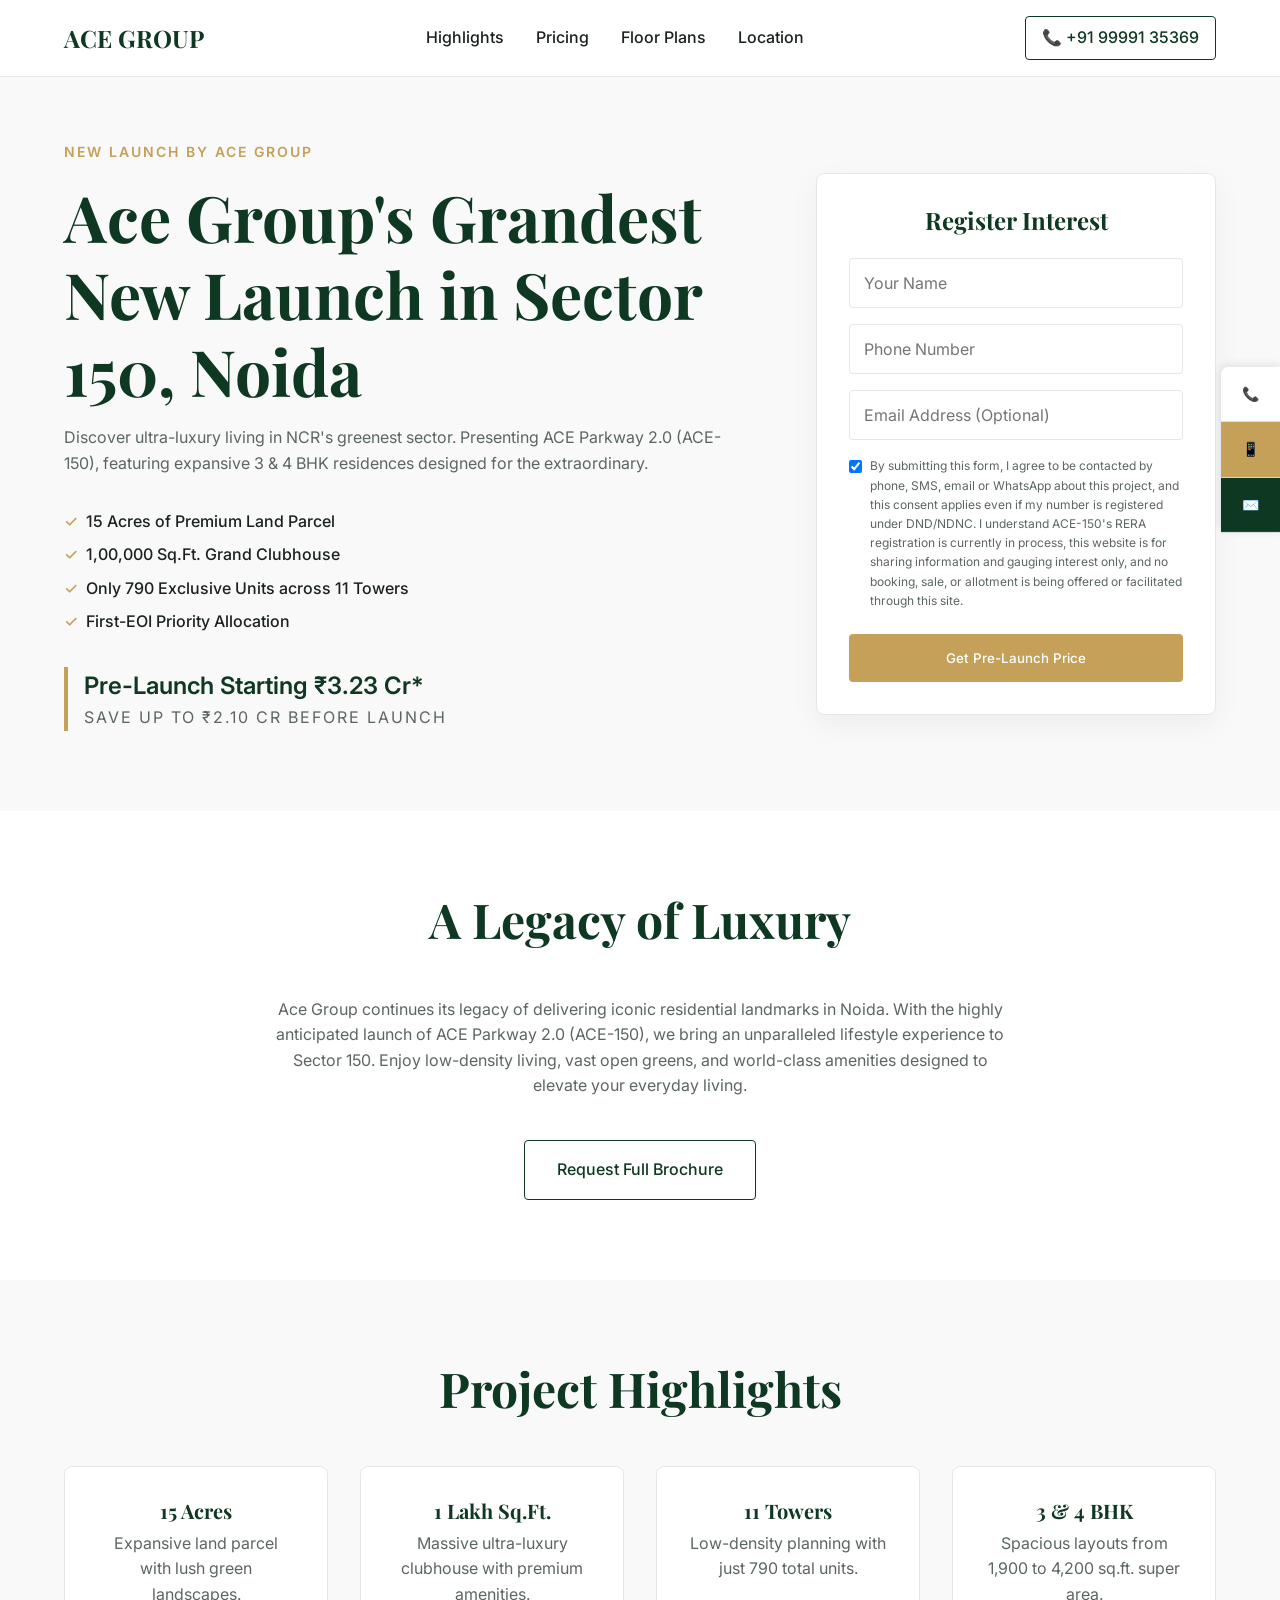
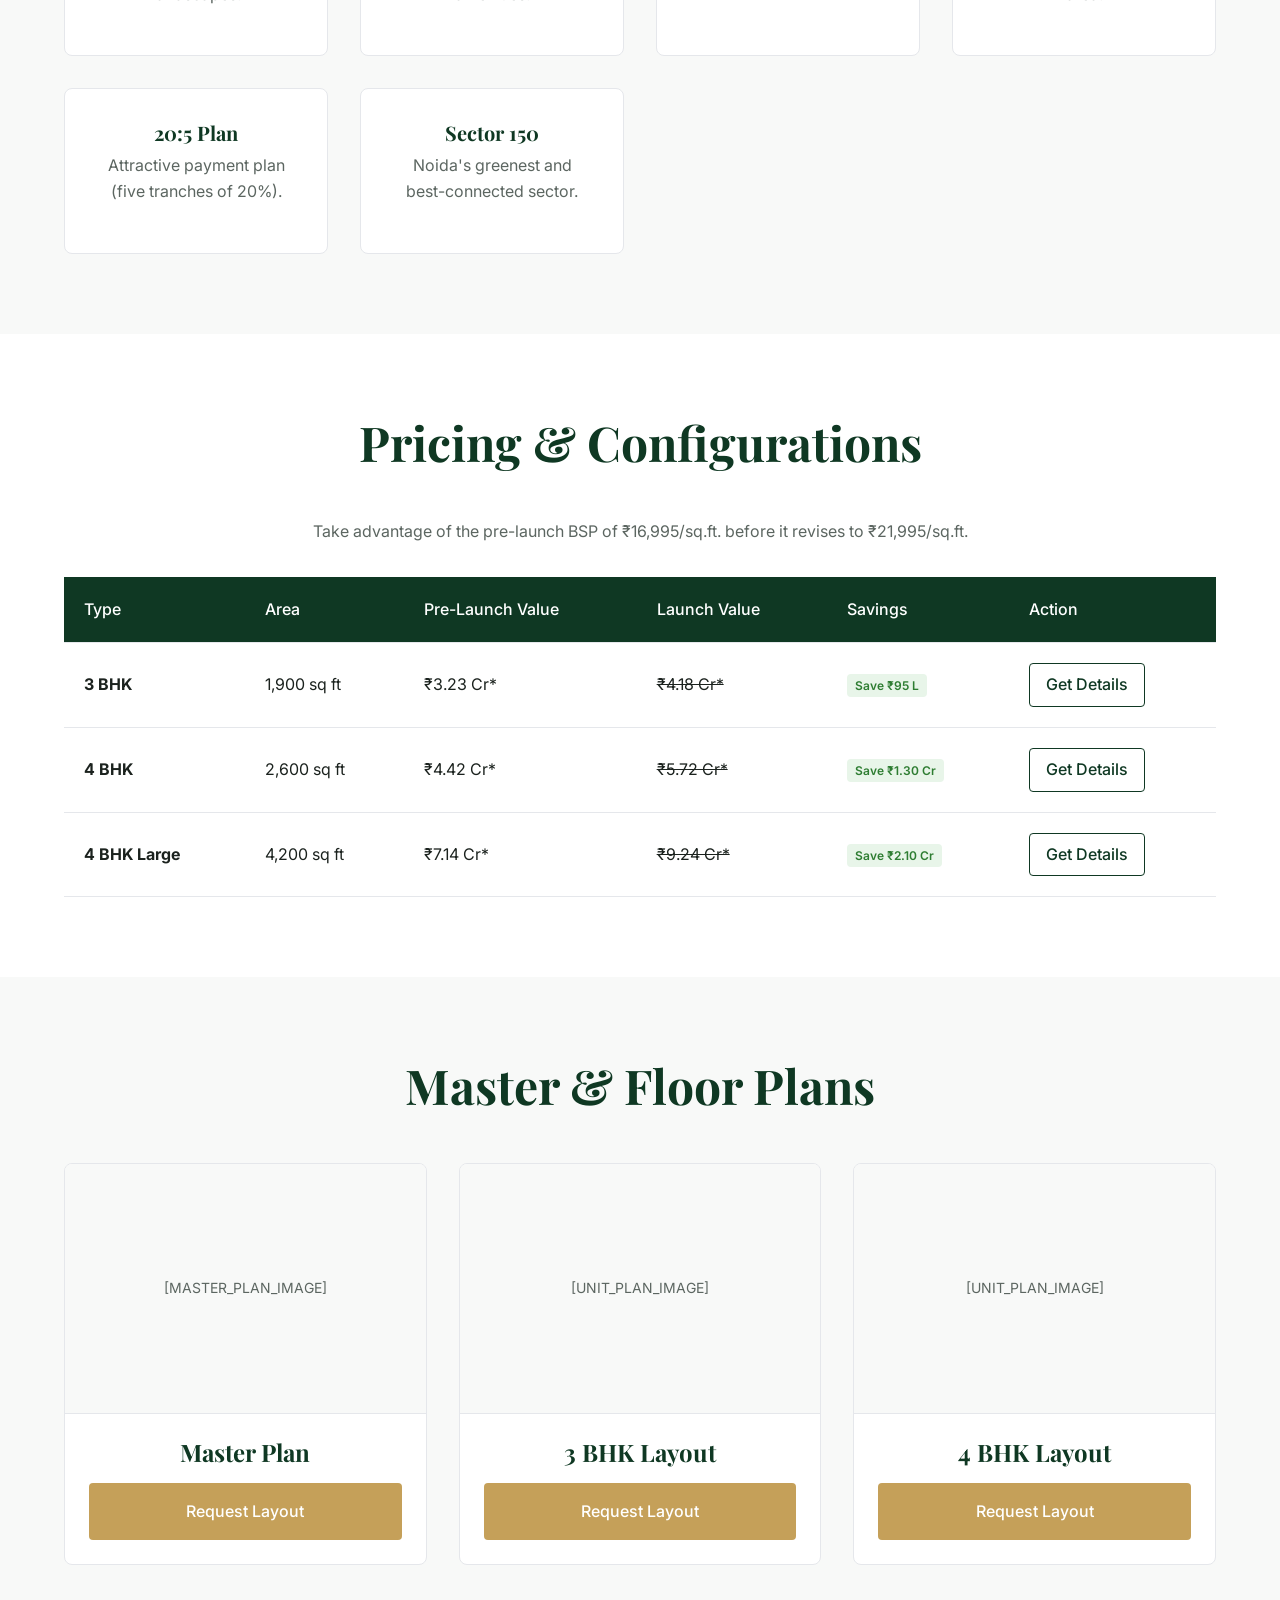
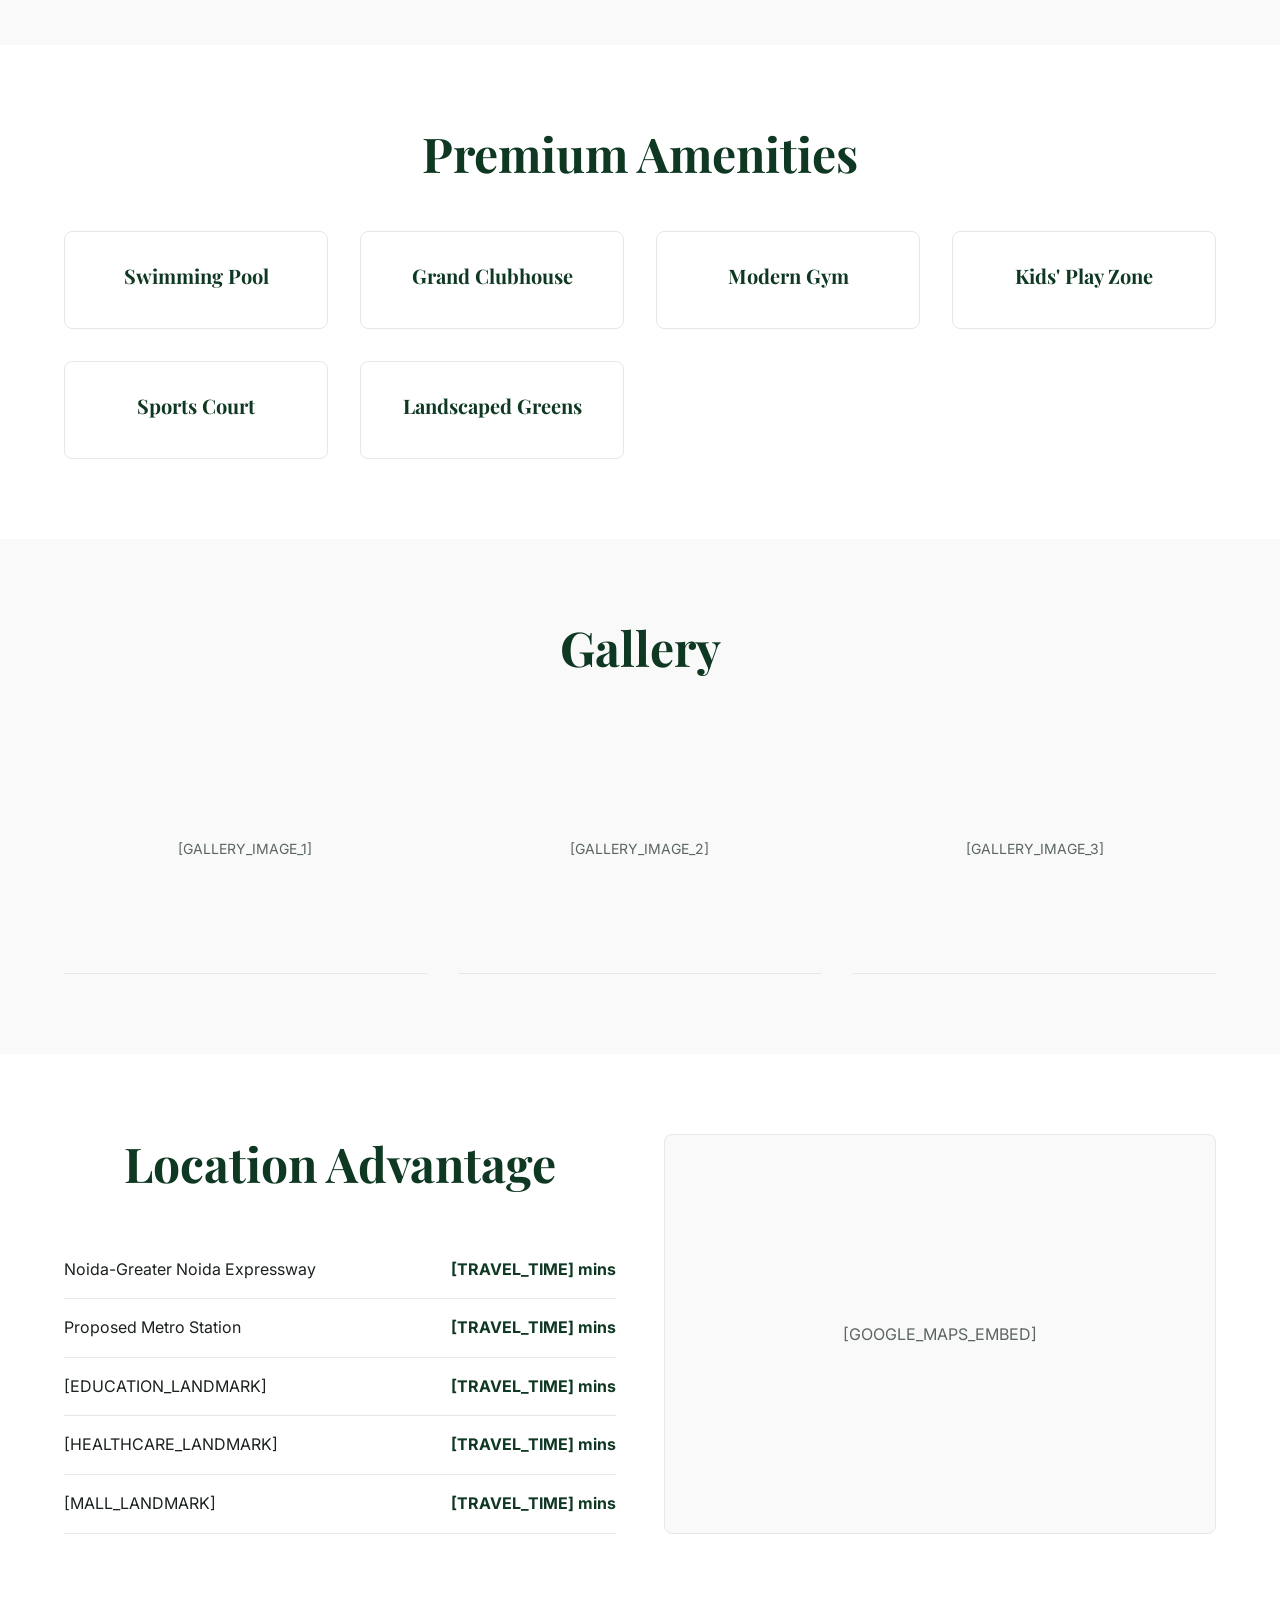
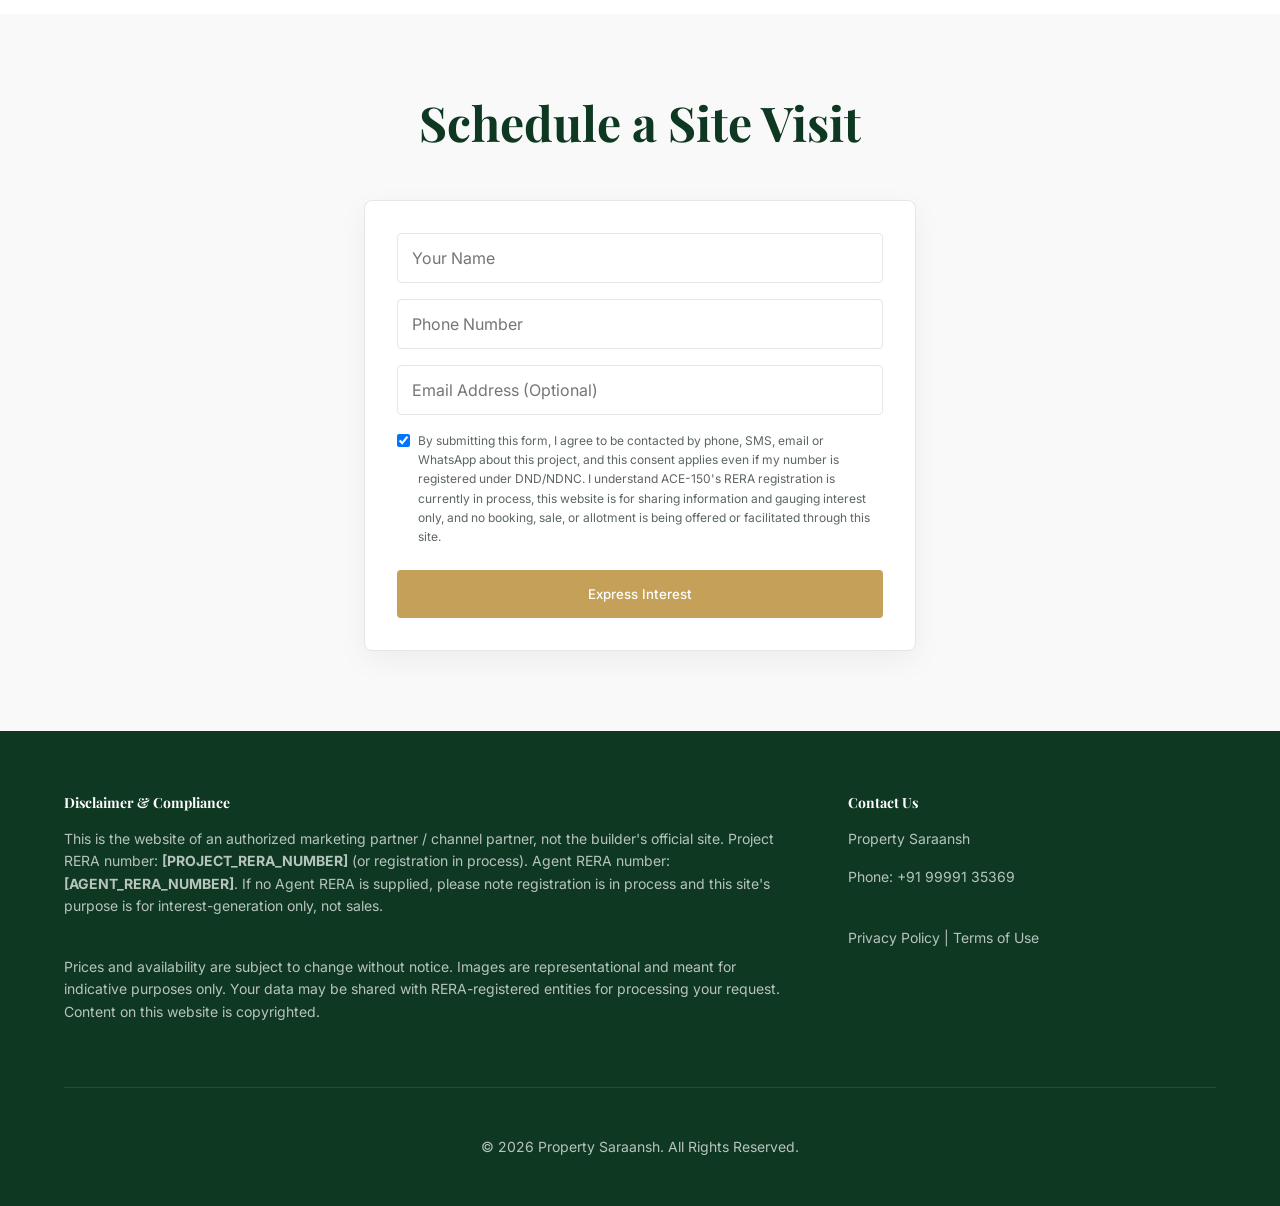
<file: landing-variant-a.html>
<!DOCTYPE html>
<html lang="en">
<head>
  <meta charset="UTF-8">
  <meta name="viewport" content="width=device-width, initial-scale=1.0">
  <title>Ace Group New Launch | Premium Residences in Noida Sector 150</title>
  
  <link rel="preconnect" href="https://fonts.googleapis.com">
  <link rel="preconnect" href="https://fonts.gstatic.com" crossorigin>
  <link href="https://fonts.googleapis.com/css2?family=Inter:wght@300;400;500;600&family=Playfair+Display:ital,wght@0,600;0,700;1,600&display=swap" rel="stylesheet">
  
  <!-- [INSERT GTM/CONVERSION ID HERE] -->

  <style>
    /* CSS RESET & VARIABLES */
    :root {
      --primary: #0F3823;
      --primary-light: #1A5436;
      --accent: #C5A059;
      --accent-hover: #D4B36D;
      --bg: #FFFFFF;
      --bg-alt: #F8F9F8;
      --text: #1B221E;
      --text-muted: #5C6661;
      --border: #E5E7EB;
      --font-body: 'Inter', sans-serif;
      --font-head: 'Playfair Display', serif;
    }
    
    * { margin: 0; padding: 0; box-sizing: border-box; }
    html { scroll-behavior: smooth; }
    body { font-family: var(--font-body); color: var(--text); background: var(--bg); line-height: 1.6; }
    a { text-decoration: none; color: inherit; }
    ul { list-style: none; }
    img { max-width: 100%; height: auto; display: block; }
    
    /* TYPOGRAPHY */
    h1, h2, h3, h4 { font-family: var(--font-head); color: var(--primary); line-height: 1.2; margin-bottom: 1rem; }
    h1 { font-size: clamp(2.5rem, 5vw, 4rem); }
    h2 { font-size: clamp(2rem, 4vw, 3rem); text-align: center; margin-bottom: 3rem; }
    h3 { font-size: 1.5rem; }
    p { margin-bottom: 1rem; color: var(--text-muted); }
    .text-center { text-align: center; }

    /* LAYOUT */
    .container { max-width: 1200px; margin: 0 auto; padding: 0 1.5rem; }
    .section { padding: 5rem 0; }
    .bg-alt { background: var(--bg-alt); }
    
    /* BUTTONS */
    .btn { display: inline-block; padding: 1rem 2rem; border-radius: 4px; font-weight: 500; cursor: pointer; transition: 0.3s; text-align: center; border: none; font-family: var(--font-body); }
    .btn-primary { background: var(--accent); color: #fff; }
    .btn-primary:hover { background: var(--accent-hover); }
    .btn-outline { border: 1px solid var(--primary); color: var(--primary); background: transparent; }
    .btn-outline:hover { background: var(--primary); color: #fff; }
    .btn-full { width: 100%; }

    /* HEADER */
    .header { position: sticky; top: 0; background: var(--bg); border-bottom: 1px solid var(--border); z-index: 100; padding: 1rem 0; }
    .header .container { display: flex; justify-content: space-between; align-items: center; }
    .logo { font-family: var(--font-head); font-size: 1.5rem; font-weight: 700; color: var(--primary); }
    .nav { display: flex; gap: 2rem; }
    .nav a { font-weight: 500; transition: color 0.3s; }
    .nav a:hover { color: var(--accent); }
    .header-cta { display: flex; align-items: center; gap: 1rem; }
    
    @media (max-width: 768px) {
      .nav { display: none; }
    }

    /* HERO */
    .hero { background: var(--bg-alt); padding: 4rem 0; position: relative; overflow: hidden; }
    .hero .container { display: grid; grid-template-columns: 1fr 400px; gap: 4rem; align-items: center; }
    .hero-content span { color: var(--accent); font-weight: 600; letter-spacing: 2px; text-transform: uppercase; font-size: 0.875rem; margin-bottom: 1rem; display: block; }
    .hero-list { margin: 2rem 0; }
    .hero-list li { display: flex; align-items: center; gap: 0.5rem; margin-bottom: 0.5rem; font-weight: 500; }
    .hero-list li::before { content: "✓"; color: var(--accent); }
    .price-tag { font-size: 1.5rem; font-weight: 600; color: var(--primary); margin-top: 1rem; border-left: 4px solid var(--accent); padding-left: 1rem; }
    
    .lead-form { background: #fff; padding: 2rem; border-radius: 8px; box-shadow: 0 10px 30px rgba(0,0,0,0.05); border: 1px solid var(--border); }
    .lead-form h3 { margin-bottom: 1.5rem; text-align: center; }
    .form-group { margin-bottom: 1rem; }
    .form-control { width: 100%; padding: 0.875rem; border: 1px solid var(--border); border-radius: 4px; font-family: var(--font-body); font-size: 1rem; outline: none; transition: border-color 0.3s; }
    .form-control:focus { border-color: var(--primary); }
    .consent { font-size: 0.75rem; color: var(--text-muted); display: flex; gap: 0.5rem; align-items: flex-start; margin-top: 1rem; margin-bottom: 1.5rem; }
    .consent input { margin-top: 0.2rem; }

    @media (max-width: 992px) {
      .hero .container { grid-template-columns: 1fr; gap: 2rem; }
    }

    /* ABOUT */
    .about { text-align: center; max-width: 800px; margin: 0 auto; }

    /* HIGHLIGHTS */
    .grid-3 { display: grid; grid-template-columns: repeat(auto-fit, minmax(250px, 1fr)); gap: 2rem; }
    .highlight-card { padding: 2rem; background: var(--bg); border: 1px solid var(--border); border-radius: 8px; text-align: center; transition: 0.3s; }
    .highlight-card:hover { border-color: var(--accent); box-shadow: 0 10px 30px rgba(0,0,0,0.05); }
    .highlight-card h3 { font-size: 1.25rem; margin-bottom: 0.5rem; }

    /* PRICING */
    .pricing-table { width: 100%; border-collapse: collapse; margin-top: 2rem; background: #fff; }
    .pricing-table th, .pricing-table td { padding: 1.25rem; text-align: left; border-bottom: 1px solid var(--border); }
    .pricing-table th { background: var(--primary); color: #fff; font-weight: 500; }
    .pricing-table tr:hover { background: var(--bg-alt); }
    .save-badge { background: #E8F5E9; color: #2E7D32; padding: 0.25rem 0.5rem; border-radius: 4px; font-size: 0.75rem; font-weight: 600; }

    @media (max-width: 768px) {
      .pricing-table { display: block; overflow-x: auto; }
    }

    /* PLANS */
    .plan-card { border: 1px solid var(--border); border-radius: 8px; overflow: hidden; background: #fff; }
    .plan-img { background: var(--bg-alt); height: 250px; display: flex; align-items: center; justify-content: center; color: var(--text-muted); font-size: 0.875rem; border-bottom: 1px solid var(--border); }
    .plan-content { padding: 1.5rem; text-align: center; }

    /* LOCATION */
    .location-grid { display: grid; grid-template-columns: 1fr 1fr; gap: 3rem; align-items: center; }
    .map-placeholder { background: var(--bg-alt); height: 400px; display: flex; align-items: center; justify-content: center; border: 1px solid var(--border); border-radius: 8px; color: var(--text-muted); }
    .location-list { list-style: none; }
    .location-list li { display: flex; justify-content: space-between; padding: 1rem 0; border-bottom: 1px solid var(--border); }
    .location-list li strong { color: var(--primary); }

    @media (max-width: 768px) {
      .location-grid { grid-template-columns: 1fr; }
    }

    /* FOOTER */
    .footer { background: var(--primary); color: #fff; padding: 4rem 0 2rem; font-size: 0.875rem; }
    .footer p { color: rgba(255,255,255,0.7); }
    .footer h4 { color: #fff; margin-bottom: 1rem; }
    .footer-grid { display: grid; grid-template-columns: 2fr 1fr; gap: 3rem; margin-bottom: 3rem; border-bottom: 1px solid rgba(255,255,255,0.1); padding-bottom: 3rem; }
    
    @media (max-width: 768px) {
      .footer-grid { grid-template-columns: 1fr; }
    }

    /* FLOATING ACTION BAR */
    .fab { position: fixed; bottom: 0; left: 0; width: 100%; background: var(--bg); box-shadow: 0 -2px 10px rgba(0,0,0,0.1); display: flex; z-index: 100; border-top: 1px solid var(--border); }
    .fab a { flex: 1; text-align: center; padding: 1rem; font-weight: 500; font-size: 0.875rem; display: flex; flex-direction: column; align-items: center; justify-content: center; border-right: 1px solid var(--border); }
    .fab a:last-child { border-right: none; }
    .fab a.bg-primary { background: var(--primary); color: #fff; }
    .fab a.bg-accent { background: var(--accent); color: #fff; }
    
    @media (min-width: 769px) {
      .fab { top: 50%; bottom: auto; right: 0; left: auto; width: 60px; transform: translateY(-50%); flex-direction: column; border-top: none; border-left: 1px solid var(--border); border-radius: 8px 0 0 8px; }
      .fab a { padding: 1rem 0.5rem; border-right: none; border-bottom: 1px solid var(--border); }
      .fab a span { display: none; }
    }
  </style>
</head>
<body>

  <!-- HEADER -->
  <header class="header">
    <div class="container">
      <a href="#" class="logo">ACE GROUP</a>
      <nav class="nav">
        <a href="#highlights">Highlights</a>
        <a href="#pricing">Pricing</a>
        <a href="#plans">Floor Plans</a>
        <a href="#location">Location</a>
      </nav>
      <div class="header-cta">
        <a href="tel:+919999135369" class="btn btn-outline" style="padding: 0.5rem 1rem;">📞 +91 99991 35369</a>
      </div>
    </div>
  </header>

  <!-- HERO -->
  <section class="hero">
    <div class="container">
      <div class="hero-content">
        <span>New Launch by Ace Group</span>
        <h1>Ace Group's Grandest New Launch in Sector 150, Noida</h1>
        <p>Discover ultra-luxury living in NCR's greenest sector. Presenting ACE Parkway 2.0 (ACE-150), featuring expansive 3 & 4 BHK residences designed for the extraordinary.</p>
        
        <ul class="hero-list">
          <li>15 Acres of Premium Land Parcel</li>
          <li>1,00,000 Sq.Ft. Grand Clubhouse</li>
          <li>Only 790 Exclusive Units across 11 Towers</li>
          <li>First-EOI Priority Allocation</li>
        </ul>
        
        <div class="price-tag">
          Pre-Launch Starting ₹3.23 Cr*<br>
          <span style="font-size:1rem; font-weight:400; color:var(--text-muted);">Save up to ₹2.10 Cr before launch</span>
        </div>
      </div>
      
      <div class="lead-form">
        <h3>Register Interest</h3>
        <form onsubmit="handleFormSubmit(event)">
          <div class="form-group">
            <input type="text" name="name" class="form-control" placeholder="Your Name" required>
          </div>
          <div class="form-group">
            <input type="tel" name="phone" class="form-control" placeholder="Phone Number" required>
          </div>
          <div class="form-group">
            <input type="email" name="email" class="form-control" placeholder="Email Address (Optional)">
          </div>
          <label class="consent">
            <input type="checkbox" required checked>
            <span>By submitting this form, I agree to be contacted by phone, SMS, email or WhatsApp about this project, and this consent applies even if my number is registered under DND/NDNC. I understand ACE-150's RERA registration is currently in process, this website is for sharing information and gauging interest only, and no booking, sale, or allotment is being offered or facilitated through this site.</span>
          </label>
          <button type="submit" class="btn btn-primary btn-full">Get Pre-Launch Price</button>
        </form>
      </div>
    </div>
  </section>

  <!-- ABOUT -->
  <section class="section">
    <div class="container about">
      <h2>A Legacy of Luxury</h2>
      <p>Ace Group continues its legacy of delivering iconic residential landmarks in Noida. With the highly anticipated launch of ACE Parkway 2.0 (ACE-150), we bring an unparalleled lifestyle experience to Sector 150. Enjoy low-density living, vast open greens, and world-class amenities designed to elevate your everyday living.</p>
      <br>
      <a href="#contact" class="btn btn-outline">Request Full Brochure</a>
    </div>
  </section>

  <!-- HIGHLIGHTS -->
  <section id="highlights" class="section bg-alt">
    <div class="container">
      <h2>Project Highlights</h2>
      <div class="grid-3">
        <div class="highlight-card">
          <h3>15 Acres</h3>
          <p>Expansive land parcel with lush green landscapes.</p>
        </div>
        <div class="highlight-card">
          <h3>1 Lakh Sq.Ft.</h3>
          <p>Massive ultra-luxury clubhouse with premium amenities.</p>
        </div>
        <div class="highlight-card">
          <h3>11 Towers</h3>
          <p>Low-density planning with just 790 total units.</p>
        </div>
        <div class="highlight-card">
          <h3>3 & 4 BHK</h3>
          <p>Spacious layouts from 1,900 to 4,200 sq.ft. super area.</p>
        </div>
        <div class="highlight-card">
          <h3>20:5 Plan</h3>
          <p>Attractive payment plan (five tranches of 20%).</p>
        </div>
        <div class="highlight-card">
          <h3>Sector 150</h3>
          <p>Noida's greenest and best-connected sector.</p>
        </div>
      </div>
    </div>
  </section>

  <!-- PRICING -->
  <section id="pricing" class="section">
    <div class="container">
      <h2>Pricing & Configurations</h2>
      <p class="text-center">Take advantage of the pre-launch BSP of ₹16,995/sq.ft. before it revises to ₹21,995/sq.ft.</p>
      
      <table class="pricing-table">
        <thead>
          <tr>
            <th>Type</th>
            <th>Area</th>
            <th>Pre-Launch Value</th>
            <th>Launch Value</th>
            <th>Savings</th>
            <th>Action</th>
          </tr>
        </thead>
        <tbody>
          <tr>
            <td><strong>3 BHK</strong></td>
            <td>1,900 sq ft</td>
            <td>₹3.23 Cr*</td>
            <td><strike>₹4.18 Cr*</strike></td>
            <td><span class="save-badge">Save ₹95 L</span></td>
            <td><a href="#contact" class="btn btn-outline" style="padding: 0.5rem 1rem;">Get Details</a></td>
          </tr>
          <tr>
            <td><strong>4 BHK</strong></td>
            <td>2,600 sq ft</td>
            <td>₹4.42 Cr*</td>
            <td><strike>₹5.72 Cr*</strike></td>
            <td><span class="save-badge">Save ₹1.30 Cr</span></td>
            <td><a href="#contact" class="btn btn-outline" style="padding: 0.5rem 1rem;">Get Details</a></td>
          </tr>
          <tr>
            <td><strong>4 BHK Large</strong></td>
            <td>4,200 sq ft</td>
            <td>₹7.14 Cr*</td>
            <td><strike>₹9.24 Cr*</strike></td>
            <td><span class="save-badge">Save ₹2.10 Cr</span></td>
            <td><a href="#contact" class="btn btn-outline" style="padding: 0.5rem 1rem;">Get Details</a></td>
          </tr>
        </tbody>
      </table>
    </div>
  </section>

  <!-- MASTER PLAN & UNIT PLAN -->
  <section id="plans" class="section bg-alt">
    <div class="container">
      <h2>Master & Floor Plans</h2>
      <div class="grid-3">
        <div class="plan-card">
          <div class="plan-img">[MASTER_PLAN_IMAGE]</div>
          <div class="plan-content">
            <h3>Master Plan</h3>
            <a href="#contact" class="btn btn-primary btn-full">Request Layout</a>
          </div>
        </div>
        <div class="plan-card">
          <div class="plan-img">[UNIT_PLAN_IMAGE]</div>
          <div class="plan-content">
            <h3>3 BHK Layout</h3>
            <a href="#contact" class="btn btn-primary btn-full">Request Layout</a>
          </div>
        </div>
        <div class="plan-card">
          <div class="plan-img">[UNIT_PLAN_IMAGE]</div>
          <div class="plan-content">
            <h3>4 BHK Layout</h3>
            <a href="#contact" class="btn btn-primary btn-full">Request Layout</a>
          </div>
        </div>
      </div>
    </div>
  </section>

  <!-- AMENITIES -->
  <section class="section">
    <div class="container">
      <h2>Premium Amenities</h2>
      <div class="grid-3">
        <div class="highlight-card"><h3>Swimming Pool</h3></div>
        <div class="highlight-card"><h3>Grand Clubhouse</h3></div>
        <div class="highlight-card"><h3>Modern Gym</h3></div>
        <div class="highlight-card"><h3>Kids' Play Zone</h3></div>
        <div class="highlight-card"><h3>Sports Court</h3></div>
        <div class="highlight-card"><h3>Landscaped Greens</h3></div>
      </div>
    </div>
  </section>

  <!-- GALLERY -->
  <section class="section bg-alt">
    <div class="container">
      <h2>Gallery</h2>
      <div class="grid-3">
        <div class="plan-img">[GALLERY_IMAGE_1]</div>
        <div class="plan-img">[GALLERY_IMAGE_2]</div>
        <div class="plan-img">[GALLERY_IMAGE_3]</div>
      </div>
    </div>
  </section>

  <!-- LOCATION -->
  <section id="location" class="section">
    <div class="container location-grid">
      <div>
        <h2>Location Advantage</h2>
        <ul class="location-list">
          <li><span>Noida-Greater Noida Expressway</span> <strong>[TRAVEL_TIME] mins</strong></li>
          <li><span>Proposed Metro Station</span> <strong>[TRAVEL_TIME] mins</strong></li>
          <li><span>[EDUCATION_LANDMARK]</span> <strong>[TRAVEL_TIME] mins</strong></li>
          <li><span>[HEALTHCARE_LANDMARK]</span> <strong>[TRAVEL_TIME] mins</strong></li>
          <li><span>[MALL_LANDMARK]</span> <strong>[TRAVEL_TIME] mins</strong></li>
        </ul>
      </div>
      <div class="map-placeholder">
        [GOOGLE_MAPS_EMBED]
      </div>
    </div>
  </section>

  <!-- SITE VISIT FORM -->
  <section id="contact" class="section bg-alt">
    <div class="container" style="max-width: 600px;">
      <h2>Schedule a Site Visit</h2>
      <div class="lead-form">
        <form onsubmit="handleFormSubmit(event)">
          <div class="form-group">
            <input type="text" name="name" class="form-control" placeholder="Your Name" required>
          </div>
          <div class="form-group">
            <input type="tel" name="phone" class="form-control" placeholder="Phone Number" required>
          </div>
          <div class="form-group">
            <input type="email" name="email" class="form-control" placeholder="Email Address (Optional)">
          </div>
          <label class="consent">
            <input type="checkbox" required checked>
            <span>By submitting this form, I agree to be contacted by phone, SMS, email or WhatsApp about this project, and this consent applies even if my number is registered under DND/NDNC. I understand ACE-150's RERA registration is currently in process, this website is for sharing information and gauging interest only, and no booking, sale, or allotment is being offered or facilitated through this site.</span>
          </label>
          <button type="submit" class="btn btn-primary btn-full">Express Interest</button>
        </form>
      </div>
    </div>
  </section>

  <!-- FOOTER -->
  <footer class="footer">
    <div class="container">
      <div class="footer-grid">
        <div>
          <h4>Disclaimer & Compliance</h4>
          <p>This is the website of an authorized marketing partner / channel partner, not the builder's official site. Project RERA number: <strong>[PROJECT_RERA_NUMBER]</strong> (or registration in process). Agent RERA number: <strong>[AGENT_RERA_NUMBER]</strong>. If no Agent RERA is supplied, please note registration is in process and this site's purpose is for interest-generation only, not sales.</p>
          <br>
          <p>Prices and availability are subject to change without notice. Images are representational and meant for indicative purposes only. Your data may be shared with RERA-registered entities for processing your request. Content on this website is copyrighted.</p>
        </div>
        <div>
          <h4>Contact Us</h4>
          <p>Property Saraansh</p>
          <p>Phone: +91 99991 35369</p>
          <br>
          <p><a href="#">Privacy Policy</a> | <a href="#">Terms of Use</a></p>
        </div>
      </div>
      <p class="text-center">&copy; 2026 Property Saraansh. All Rights Reserved.</p>
    </div>
  </footer>

  <!-- FLOATING ACTION BAR -->
  <div class="fab">
    <a href="tel:+919999135369">📞 <span>Call</span></a>
    <a href="https://wa.me/919999135369?text=Hi%2C%20I%27m%20interested%20in%20ACE%20Parkway%202.0%2C%20Sector-150%2C%20Noida.%20Please%20share%20pricing%20and%20floor%20plans." class="bg-accent" target="_blank">📱 <span>WhatsApp</span></a>
    <a href="#contact" class="bg-primary">✉️ <span>Enquire</span></a>
  </div>

  <script>
    function handleFormSubmit(e) {
      e.preventDefault();
      const btn = e.target.querySelector('button[type="submit"]');
      btn.innerText = 'Submitting...';
      btn.disabled = true;
      
      // Simulate form handoff / redirect
      setTimeout(() => {
        window.location.href = 'thankyou.html';
      }, 800);
    }
  </script>
</body>
</html>
</file>
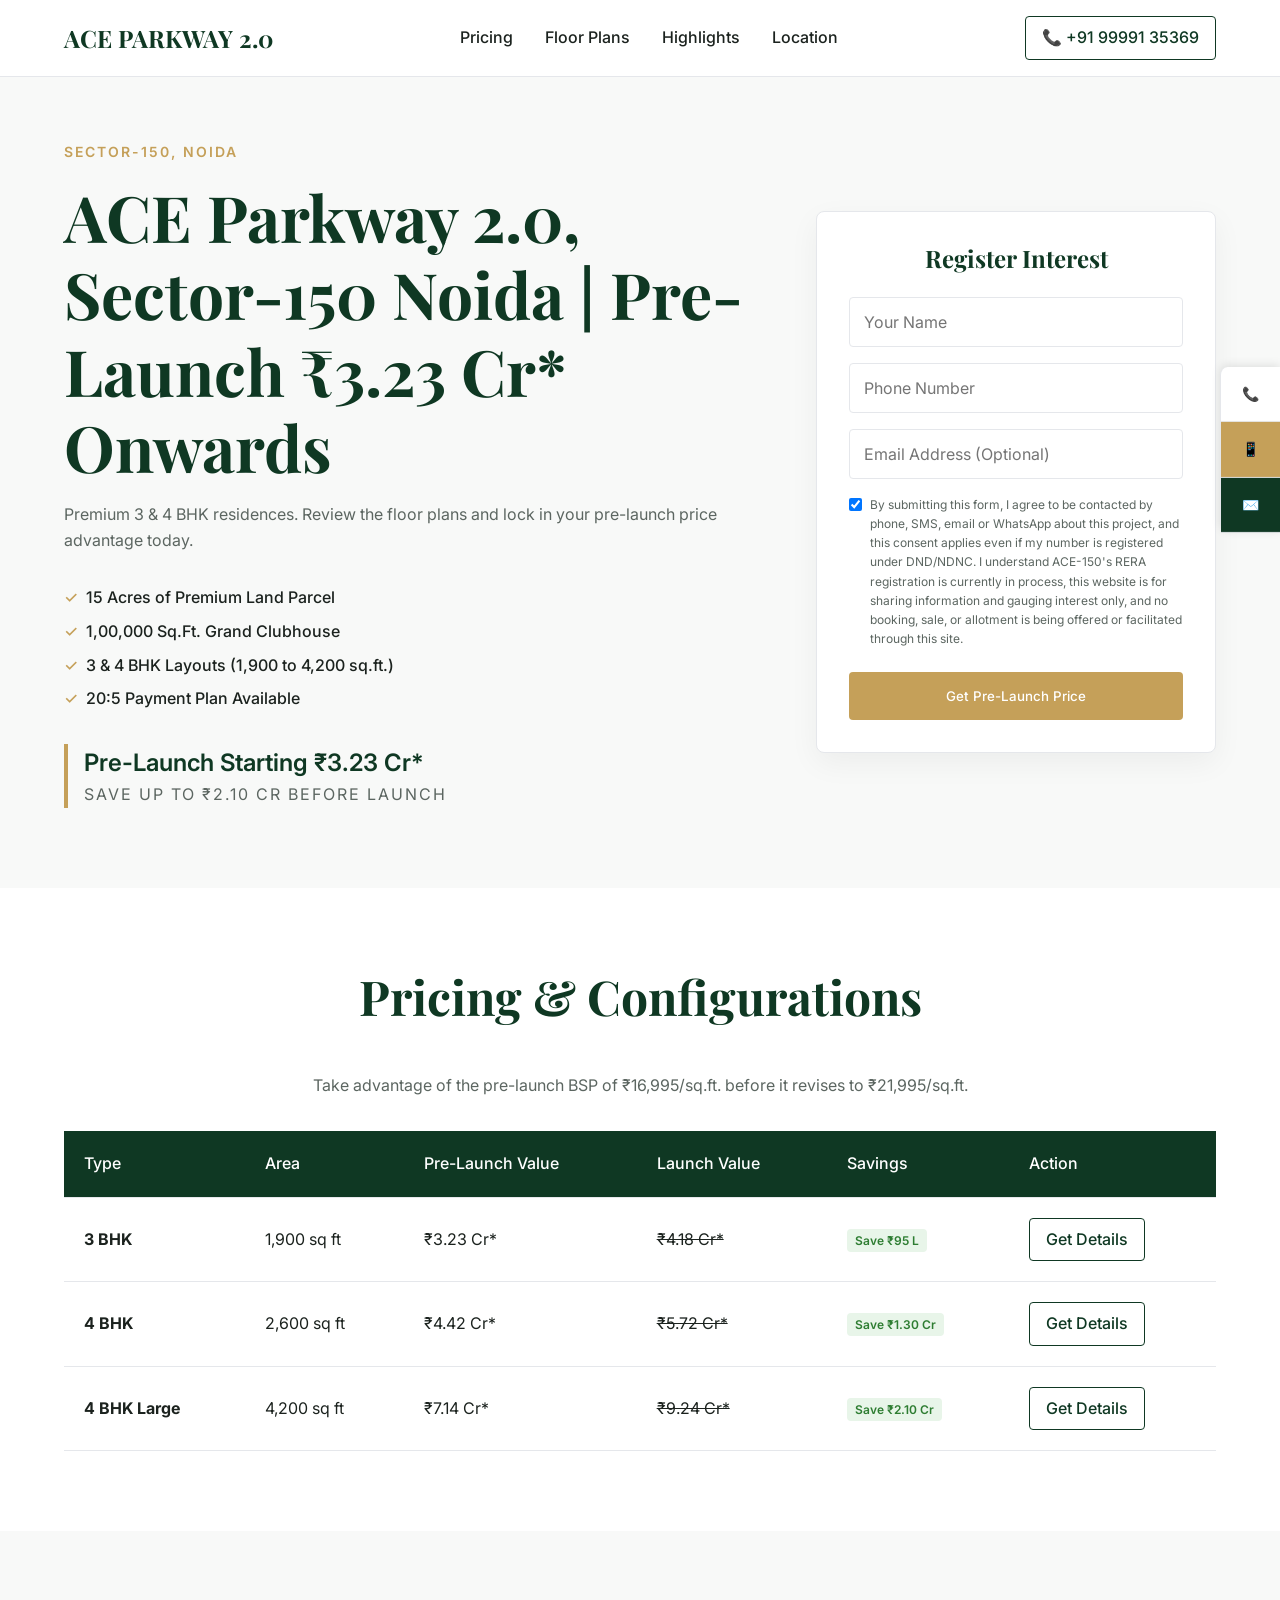
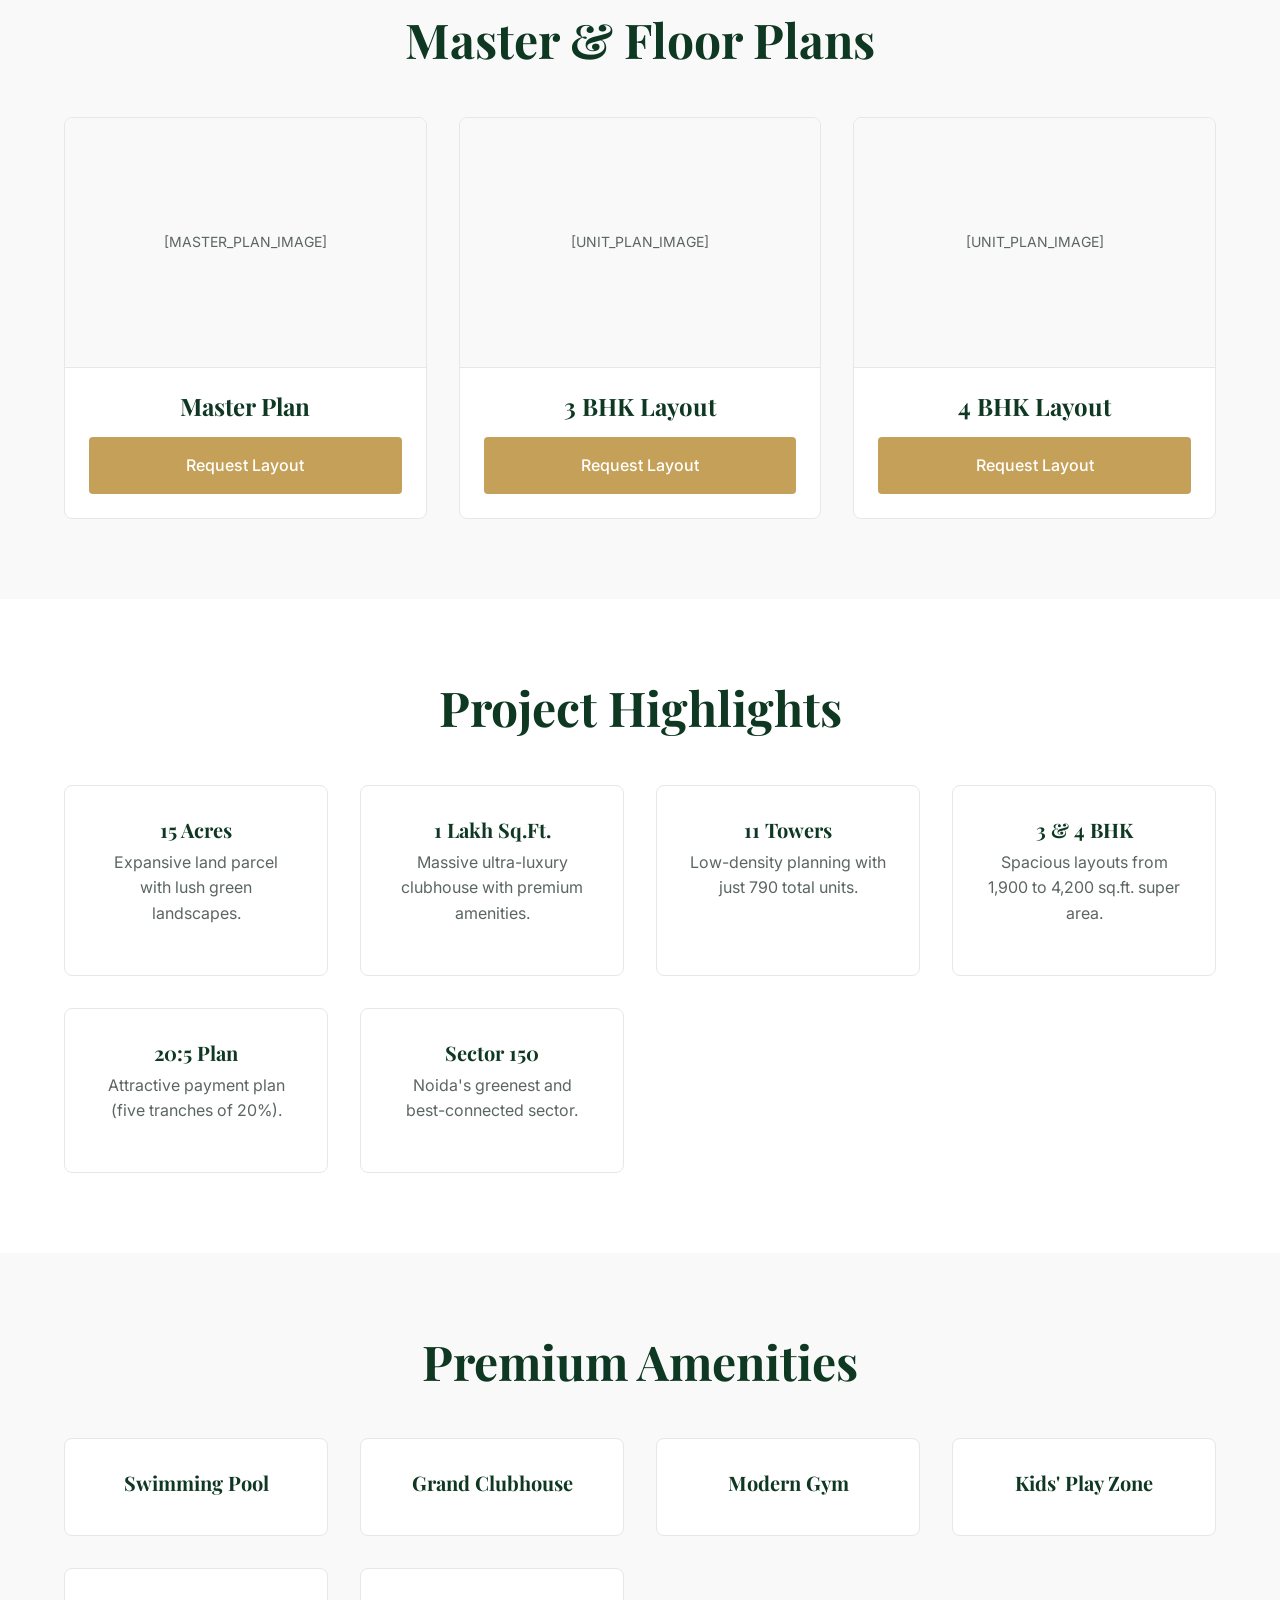
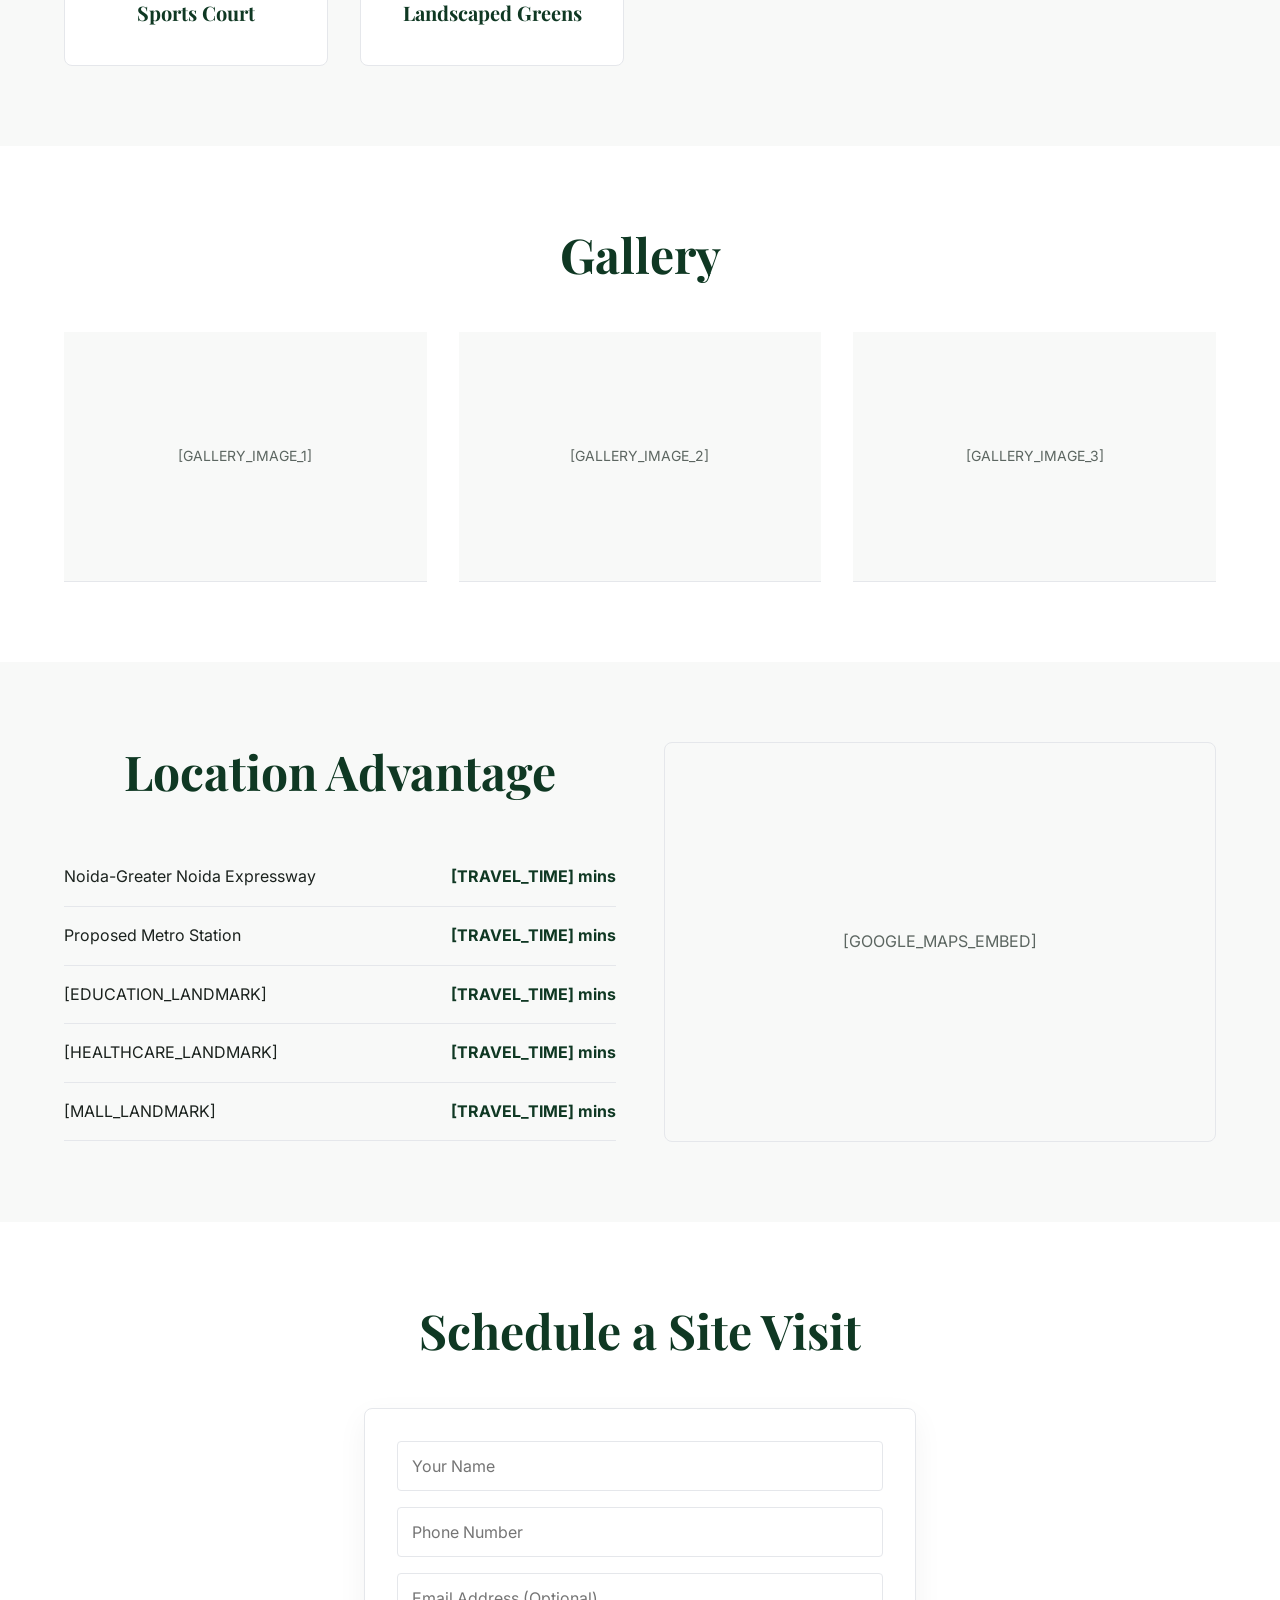
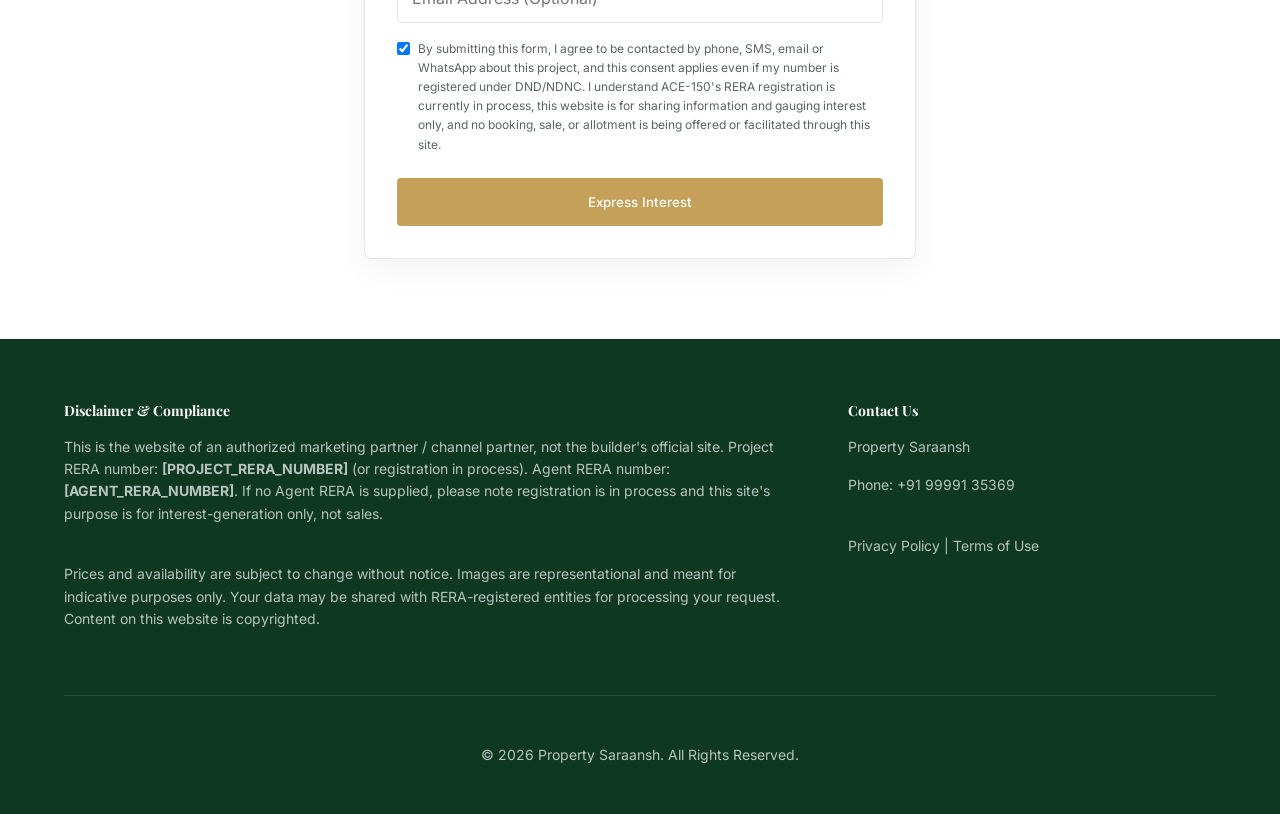
<file: landing-variant-b.html>
<!DOCTYPE html>
<html lang="en">
<head>
  <meta charset="UTF-8">
  <meta name="viewport" content="width=device-width, initial-scale=1.0">
  <title>ACE Parkway 2.0 Noida Sector 150 | Pre-Launch 3 & 4 BHK Price, Floor Plans</title>
  
  <link rel="preconnect" href="https://fonts.googleapis.com">
  <link rel="preconnect" href="https://fonts.gstatic.com" crossorigin>
  <link href="https://fonts.googleapis.com/css2?family=Inter:wght@300;400;500;600&family=Playfair+Display:ital,wght@0,600;0,700;1,600&display=swap" rel="stylesheet">
  
  <!-- [INSERT GTM/CONVERSION ID HERE] -->

  <style>
    /* CSS RESET & VARIABLES */
    :root {
      --primary: #0F3823;
      --primary-light: #1A5436;
      --accent: #C5A059;
      --accent-hover: #D4B36D;
      --bg: #FFFFFF;
      --bg-alt: #F8F9F8;
      --text: #1B221E;
      --text-muted: #5C6661;
      --border: #E5E7EB;
      --font-body: 'Inter', sans-serif;
      --font-head: 'Playfair Display', serif;
    }
    
    * { margin: 0; padding: 0; box-sizing: border-box; }
    html { scroll-behavior: smooth; }
    body { font-family: var(--font-body); color: var(--text); background: var(--bg); line-height: 1.6; }
    a { text-decoration: none; color: inherit; }
    ul { list-style: none; }
    img { max-width: 100%; height: auto; display: block; }
    
    /* TYPOGRAPHY */
    h1, h2, h3, h4 { font-family: var(--font-head); color: var(--primary); line-height: 1.2; margin-bottom: 1rem; }
    h1 { font-size: clamp(2.5rem, 5vw, 4rem); }
    h2 { font-size: clamp(2rem, 4vw, 3rem); text-align: center; margin-bottom: 3rem; }
    h3 { font-size: 1.5rem; }
    p { margin-bottom: 1rem; color: var(--text-muted); }
    .text-center { text-align: center; }

    /* LAYOUT */
    .container { max-width: 1200px; margin: 0 auto; padding: 0 1.5rem; }
    .section { padding: 5rem 0; }
    .bg-alt { background: var(--bg-alt); }
    
    /* BUTTONS */
    .btn { display: inline-block; padding: 1rem 2rem; border-radius: 4px; font-weight: 500; cursor: pointer; transition: 0.3s; text-align: center; border: none; font-family: var(--font-body); }
    .btn-primary { background: var(--accent); color: #fff; }
    .btn-primary:hover { background: var(--accent-hover); }
    .btn-outline { border: 1px solid var(--primary); color: var(--primary); background: transparent; }
    .btn-outline:hover { background: var(--primary); color: #fff; }
    .btn-full { width: 100%; }

    /* HEADER */
    .header { position: sticky; top: 0; background: var(--bg); border-bottom: 1px solid var(--border); z-index: 100; padding: 1rem 0; }
    .header .container { display: flex; justify-content: space-between; align-items: center; }
    .logo { font-family: var(--font-head); font-size: 1.5rem; font-weight: 700; color: var(--primary); }
    .nav { display: flex; gap: 2rem; }
    .nav a { font-weight: 500; transition: color 0.3s; }
    .nav a:hover { color: var(--accent); }
    .header-cta { display: flex; align-items: center; gap: 1rem; }
    
    @media (max-width: 768px) {
      .nav { display: none; }
    }

    /* HERO */
    .hero { background: var(--bg-alt); padding: 4rem 0; position: relative; overflow: hidden; }
    .hero .container { display: grid; grid-template-columns: 1fr 400px; gap: 4rem; align-items: center; }
    .hero-content span { color: var(--accent); font-weight: 600; letter-spacing: 2px; text-transform: uppercase; font-size: 0.875rem; margin-bottom: 1rem; display: block; }
    .hero-list { margin: 2rem 0; }
    .hero-list li { display: flex; align-items: center; gap: 0.5rem; margin-bottom: 0.5rem; font-weight: 500; }
    .hero-list li::before { content: "✓"; color: var(--accent); }
    .price-tag { font-size: 1.5rem; font-weight: 600; color: var(--primary); margin-top: 1rem; border-left: 4px solid var(--accent); padding-left: 1rem; }
    
    .lead-form { background: #fff; padding: 2rem; border-radius: 8px; box-shadow: 0 10px 30px rgba(0,0,0,0.05); border: 1px solid var(--border); }
    .lead-form h3 { margin-bottom: 1.5rem; text-align: center; }
    .form-group { margin-bottom: 1rem; }
    .form-control { width: 100%; padding: 0.875rem; border: 1px solid var(--border); border-radius: 4px; font-family: var(--font-body); font-size: 1rem; outline: none; transition: border-color 0.3s; }
    .form-control:focus { border-color: var(--primary); }
    .consent { font-size: 0.75rem; color: var(--text-muted); display: flex; gap: 0.5rem; align-items: flex-start; margin-top: 1rem; margin-bottom: 1.5rem; }
    .consent input { margin-top: 0.2rem; }

    @media (max-width: 992px) {
      .hero .container { grid-template-columns: 1fr; gap: 2rem; }
    }

    /* HIGHLIGHTS */
    .grid-3 { display: grid; grid-template-columns: repeat(auto-fit, minmax(250px, 1fr)); gap: 2rem; }
    .highlight-card { padding: 2rem; background: var(--bg); border: 1px solid var(--border); border-radius: 8px; text-align: center; transition: 0.3s; }
    .highlight-card:hover { border-color: var(--accent); box-shadow: 0 10px 30px rgba(0,0,0,0.05); }
    .highlight-card h3 { font-size: 1.25rem; margin-bottom: 0.5rem; }

    /* PRICING */
    .pricing-table { width: 100%; border-collapse: collapse; margin-top: 2rem; background: #fff; }
    .pricing-table th, .pricing-table td { padding: 1.25rem; text-align: left; border-bottom: 1px solid var(--border); }
    .pricing-table th { background: var(--primary); color: #fff; font-weight: 500; }
    .pricing-table tr:hover { background: var(--bg-alt); }
    .save-badge { background: #E8F5E9; color: #2E7D32; padding: 0.25rem 0.5rem; border-radius: 4px; font-size: 0.75rem; font-weight: 600; }

    @media (max-width: 768px) {
      .pricing-table { display: block; overflow-x: auto; }
    }

    /* PLANS */
    .plan-card { border: 1px solid var(--border); border-radius: 8px; overflow: hidden; background: #fff; }
    .plan-img { background: var(--bg-alt); height: 250px; display: flex; align-items: center; justify-content: center; color: var(--text-muted); font-size: 0.875rem; border-bottom: 1px solid var(--border); }
    .plan-content { padding: 1.5rem; text-align: center; }

    /* ABOUT */
    .about { text-align: center; max-width: 800px; margin: 0 auto; }

    /* LOCATION */
    .location-grid { display: grid; grid-template-columns: 1fr 1fr; gap: 3rem; align-items: center; }
    .map-placeholder { background: var(--bg-alt); height: 400px; display: flex; align-items: center; justify-content: center; border: 1px solid var(--border); border-radius: 8px; color: var(--text-muted); }
    .location-list { list-style: none; }
    .location-list li { display: flex; justify-content: space-between; padding: 1rem 0; border-bottom: 1px solid var(--border); }
    .location-list li strong { color: var(--primary); }

    @media (max-width: 768px) {
      .location-grid { grid-template-columns: 1fr; }
    }

    /* FOOTER */
    .footer { background: var(--primary); color: #fff; padding: 4rem 0 2rem; font-size: 0.875rem; }
    .footer p { color: rgba(255,255,255,0.7); }
    .footer h4 { color: #fff; margin-bottom: 1rem; }
    .footer-grid { display: grid; grid-template-columns: 2fr 1fr; gap: 3rem; margin-bottom: 3rem; border-bottom: 1px solid rgba(255,255,255,0.1); padding-bottom: 3rem; }
    
    @media (max-width: 768px) {
      .footer-grid { grid-template-columns: 1fr; }
    }

    /* FLOATING ACTION BAR */
    .fab { position: fixed; bottom: 0; left: 0; width: 100%; background: var(--bg); box-shadow: 0 -2px 10px rgba(0,0,0,0.1); display: flex; z-index: 100; border-top: 1px solid var(--border); }
    .fab a { flex: 1; text-align: center; padding: 1rem; font-weight: 500; font-size: 0.875rem; display: flex; flex-direction: column; align-items: center; justify-content: center; border-right: 1px solid var(--border); }
    .fab a:last-child { border-right: none; }
    .fab a.bg-primary { background: var(--primary); color: #fff; }
    .fab a.bg-accent { background: var(--accent); color: #fff; }
    
    @media (min-width: 769px) {
      .fab { top: 50%; bottom: auto; right: 0; left: auto; width: 60px; transform: translateY(-50%); flex-direction: column; border-top: none; border-left: 1px solid var(--border); border-radius: 8px 0 0 8px; }
      .fab a { padding: 1rem 0.5rem; border-right: none; border-bottom: 1px solid var(--border); }
      .fab a span { display: none; }
    }
  </style>
</head>
<body>

  <!-- HEADER -->
  <header class="header">
    <div class="container">
      <a href="#" class="logo">ACE PARKWAY 2.0</a>
      <nav class="nav">
        <a href="#pricing">Pricing</a>
        <a href="#plans">Floor Plans</a>
        <a href="#highlights">Highlights</a>
        <a href="#location">Location</a>
      </nav>
      <div class="header-cta">
        <a href="tel:+919999135369" class="btn btn-outline" style="padding: 0.5rem 1rem;">📞 +91 99991 35369</a>
      </div>
    </div>
  </header>

  <!-- HERO -->
  <section class="hero">
    <div class="container">
      <div class="hero-content">
        <span>Sector-150, Noida</span>
        <h1>ACE Parkway 2.0, Sector-150 Noida | Pre-Launch ₹3.23 Cr* Onwards</h1>
        <p>Premium 3 & 4 BHK residences. Review the floor plans and lock in your pre-launch price advantage today.</p>
        
        <ul class="hero-list">
          <li>15 Acres of Premium Land Parcel</li>
          <li>1,00,000 Sq.Ft. Grand Clubhouse</li>
          <li>3 & 4 BHK Layouts (1,900 to 4,200 sq.ft.)</li>
          <li>20:5 Payment Plan Available</li>
        </ul>
        
        <div class="price-tag">
          Pre-Launch Starting ₹3.23 Cr*<br>
          <span style="font-size:1rem; font-weight:400; color:var(--text-muted);">Save up to ₹2.10 Cr before launch</span>
        </div>
      </div>
      
      <div class="lead-form">
        <h3>Register Interest</h3>
        <form onsubmit="handleFormSubmit(event)">
          <div class="form-group">
            <input type="text" name="name" class="form-control" placeholder="Your Name" required>
          </div>
          <div class="form-group">
            <input type="tel" name="phone" class="form-control" placeholder="Phone Number" required>
          </div>
          <div class="form-group">
            <input type="email" name="email" class="form-control" placeholder="Email Address (Optional)">
          </div>
          <label class="consent">
            <input type="checkbox" required checked>
            <span>By submitting this form, I agree to be contacted by phone, SMS, email or WhatsApp about this project, and this consent applies even if my number is registered under DND/NDNC. I understand ACE-150's RERA registration is currently in process, this website is for sharing information and gauging interest only, and no booking, sale, or allotment is being offered or facilitated through this site.</span>
          </label>
          <button type="submit" class="btn btn-primary btn-full">Get Pre-Launch Price</button>
        </form>
      </div>
    </div>
  </section>

  <!-- PRICING (PUSHED HIGHER) -->
  <section id="pricing" class="section">
    <div class="container">
      <h2>Pricing & Configurations</h2>
      <p class="text-center">Take advantage of the pre-launch BSP of ₹16,995/sq.ft. before it revises to ₹21,995/sq.ft.</p>
      
      <table class="pricing-table">
        <thead>
          <tr>
            <th>Type</th>
            <th>Area</th>
            <th>Pre-Launch Value</th>
            <th>Launch Value</th>
            <th>Savings</th>
            <th>Action</th>
          </tr>
        </thead>
        <tbody>
          <tr>
            <td><strong>3 BHK</strong></td>
            <td>1,900 sq ft</td>
            <td>₹3.23 Cr*</td>
            <td><strike>₹4.18 Cr*</strike></td>
            <td><span class="save-badge">Save ₹95 L</span></td>
            <td><a href="#contact" class="btn btn-outline" style="padding: 0.5rem 1rem;">Get Details</a></td>
          </tr>
          <tr>
            <td><strong>4 BHK</strong></td>
            <td>2,600 sq ft</td>
            <td>₹4.42 Cr*</td>
            <td><strike>₹5.72 Cr*</strike></td>
            <td><span class="save-badge">Save ₹1.30 Cr</span></td>
            <td><a href="#contact" class="btn btn-outline" style="padding: 0.5rem 1rem;">Get Details</a></td>
          </tr>
          <tr>
            <td><strong>4 BHK Large</strong></td>
            <td>4,200 sq ft</td>
            <td>₹7.14 Cr*</td>
            <td><strike>₹9.24 Cr*</strike></td>
            <td><span class="save-badge">Save ₹2.10 Cr</span></td>
            <td><a href="#contact" class="btn btn-outline" style="padding: 0.5rem 1rem;">Get Details</a></td>
          </tr>
        </tbody>
      </table>
    </div>
  </section>

  <!-- MASTER PLAN & UNIT PLAN (PUSHED HIGHER) -->
  <section id="plans" class="section bg-alt">
    <div class="container">
      <h2>Master & Floor Plans</h2>
      <div class="grid-3">
        <div class="plan-card">
          <div class="plan-img">[MASTER_PLAN_IMAGE]</div>
          <div class="plan-content">
            <h3>Master Plan</h3>
            <a href="#contact" class="btn btn-primary btn-full">Request Layout</a>
          </div>
        </div>
        <div class="plan-card">
          <div class="plan-img">[UNIT_PLAN_IMAGE]</div>
          <div class="plan-content">
            <h3>3 BHK Layout</h3>
            <a href="#contact" class="btn btn-primary btn-full">Request Layout</a>
          </div>
        </div>
        <div class="plan-card">
          <div class="plan-img">[UNIT_PLAN_IMAGE]</div>
          <div class="plan-content">
            <h3>4 BHK Layout</h3>
            <a href="#contact" class="btn btn-primary btn-full">Request Layout</a>
          </div>
        </div>
      </div>
    </div>
  </section>

  <!-- HIGHLIGHTS -->
  <section id="highlights" class="section">
    <div class="container">
      <h2>Project Highlights</h2>
      <div class="grid-3">
        <div class="highlight-card">
          <h3>15 Acres</h3>
          <p>Expansive land parcel with lush green landscapes.</p>
        </div>
        <div class="highlight-card">
          <h3>1 Lakh Sq.Ft.</h3>
          <p>Massive ultra-luxury clubhouse with premium amenities.</p>
        </div>
        <div class="highlight-card">
          <h3>11 Towers</h3>
          <p>Low-density planning with just 790 total units.</p>
        </div>
        <div class="highlight-card">
          <h3>3 & 4 BHK</h3>
          <p>Spacious layouts from 1,900 to 4,200 sq.ft. super area.</p>
        </div>
        <div class="highlight-card">
          <h3>20:5 Plan</h3>
          <p>Attractive payment plan (five tranches of 20%).</p>
        </div>
        <div class="highlight-card">
          <h3>Sector 150</h3>
          <p>Noida's greenest and best-connected sector.</p>
        </div>
      </div>
    </div>
  </section>

  <!-- AMENITIES -->
  <section class="section bg-alt">
    <div class="container">
      <h2>Premium Amenities</h2>
      <div class="grid-3">
        <div class="highlight-card"><h3>Swimming Pool</h3></div>
        <div class="highlight-card"><h3>Grand Clubhouse</h3></div>
        <div class="highlight-card"><h3>Modern Gym</h3></div>
        <div class="highlight-card"><h3>Kids' Play Zone</h3></div>
        <div class="highlight-card"><h3>Sports Court</h3></div>
        <div class="highlight-card"><h3>Landscaped Greens</h3></div>
      </div>
    </div>
  </section>

  <!-- GALLERY -->
  <section class="section">
    <div class="container">
      <h2>Gallery</h2>
      <div class="grid-3">
        <div class="plan-img">[GALLERY_IMAGE_1]</div>
        <div class="plan-img">[GALLERY_IMAGE_2]</div>
        <div class="plan-img">[GALLERY_IMAGE_3]</div>
      </div>
    </div>
  </section>

  <!-- LOCATION -->
  <section id="location" class="section bg-alt">
    <div class="container location-grid">
      <div>
        <h2>Location Advantage</h2>
        <ul class="location-list">
          <li><span>Noida-Greater Noida Expressway</span> <strong>[TRAVEL_TIME] mins</strong></li>
          <li><span>Proposed Metro Station</span> <strong>[TRAVEL_TIME] mins</strong></li>
          <li><span>[EDUCATION_LANDMARK]</span> <strong>[TRAVEL_TIME] mins</strong></li>
          <li><span>[HEALTHCARE_LANDMARK]</span> <strong>[TRAVEL_TIME] mins</strong></li>
          <li><span>[MALL_LANDMARK]</span> <strong>[TRAVEL_TIME] mins</strong></li>
        </ul>
      </div>
      <div class="map-placeholder">
        [GOOGLE_MAPS_EMBED]
      </div>
    </div>
  </section>

  <!-- SITE VISIT FORM -->
  <section id="contact" class="section">
    <div class="container" style="max-width: 600px;">
      <h2>Schedule a Site Visit</h2>
      <div class="lead-form">
        <form onsubmit="handleFormSubmit(event)">
          <div class="form-group">
            <input type="text" name="name" class="form-control" placeholder="Your Name" required>
          </div>
          <div class="form-group">
            <input type="tel" name="phone" class="form-control" placeholder="Phone Number" required>
          </div>
          <div class="form-group">
            <input type="email" name="email" class="form-control" placeholder="Email Address (Optional)">
          </div>
          <label class="consent">
            <input type="checkbox" required checked>
            <span>By submitting this form, I agree to be contacted by phone, SMS, email or WhatsApp about this project, and this consent applies even if my number is registered under DND/NDNC. I understand ACE-150's RERA registration is currently in process, this website is for sharing information and gauging interest only, and no booking, sale, or allotment is being offered or facilitated through this site.</span>
          </label>
          <button type="submit" class="btn btn-primary btn-full">Express Interest</button>
        </form>
      </div>
    </div>
  </section>

  <!-- FOOTER -->
  <footer class="footer">
    <div class="container">
      <div class="footer-grid">
        <div>
          <h4>Disclaimer & Compliance</h4>
          <p>This is the website of an authorized marketing partner / channel partner, not the builder's official site. Project RERA number: <strong>[PROJECT_RERA_NUMBER]</strong> (or registration in process). Agent RERA number: <strong>[AGENT_RERA_NUMBER]</strong>. If no Agent RERA is supplied, please note registration is in process and this site's purpose is for interest-generation only, not sales.</p>
          <br>
          <p>Prices and availability are subject to change without notice. Images are representational and meant for indicative purposes only. Your data may be shared with RERA-registered entities for processing your request. Content on this website is copyrighted.</p>
        </div>
        <div>
          <h4>Contact Us</h4>
          <p>Property Saraansh</p>
          <p>Phone: +91 99991 35369</p>
          <br>
          <p><a href="#">Privacy Policy</a> | <a href="#">Terms of Use</a></p>
        </div>
      </div>
      <p class="text-center">&copy; 2026 Property Saraansh. All Rights Reserved.</p>
    </div>
  </footer>

  <!-- FLOATING ACTION BAR -->
  <div class="fab">
    <a href="tel:+919999135369">📞 <span>Call</span></a>
    <a href="https://wa.me/919999135369?text=Hi%2C%20I%27m%20interested%20in%20ACE%20Parkway%202.0%2C%20Sector-150%2C%20Noida.%20Please%20share%20pricing%20and%20floor%20plans." class="bg-accent" target="_blank">📱 <span>WhatsApp</span></a>
    <a href="#contact" class="bg-primary">✉️ <span>Enquire</span></a>
  </div>

  <script>
    function handleFormSubmit(e) {
      e.preventDefault();
      const btn = e.target.querySelector('button[type="submit"]');
      btn.innerText = 'Submitting...';
      btn.disabled = true;
      
      // Simulate form handoff / redirect
      setTimeout(() => {
        window.location.href = 'thankyou.html';
      }, 800);
    }
  </script>
</body>
</html>
</file>
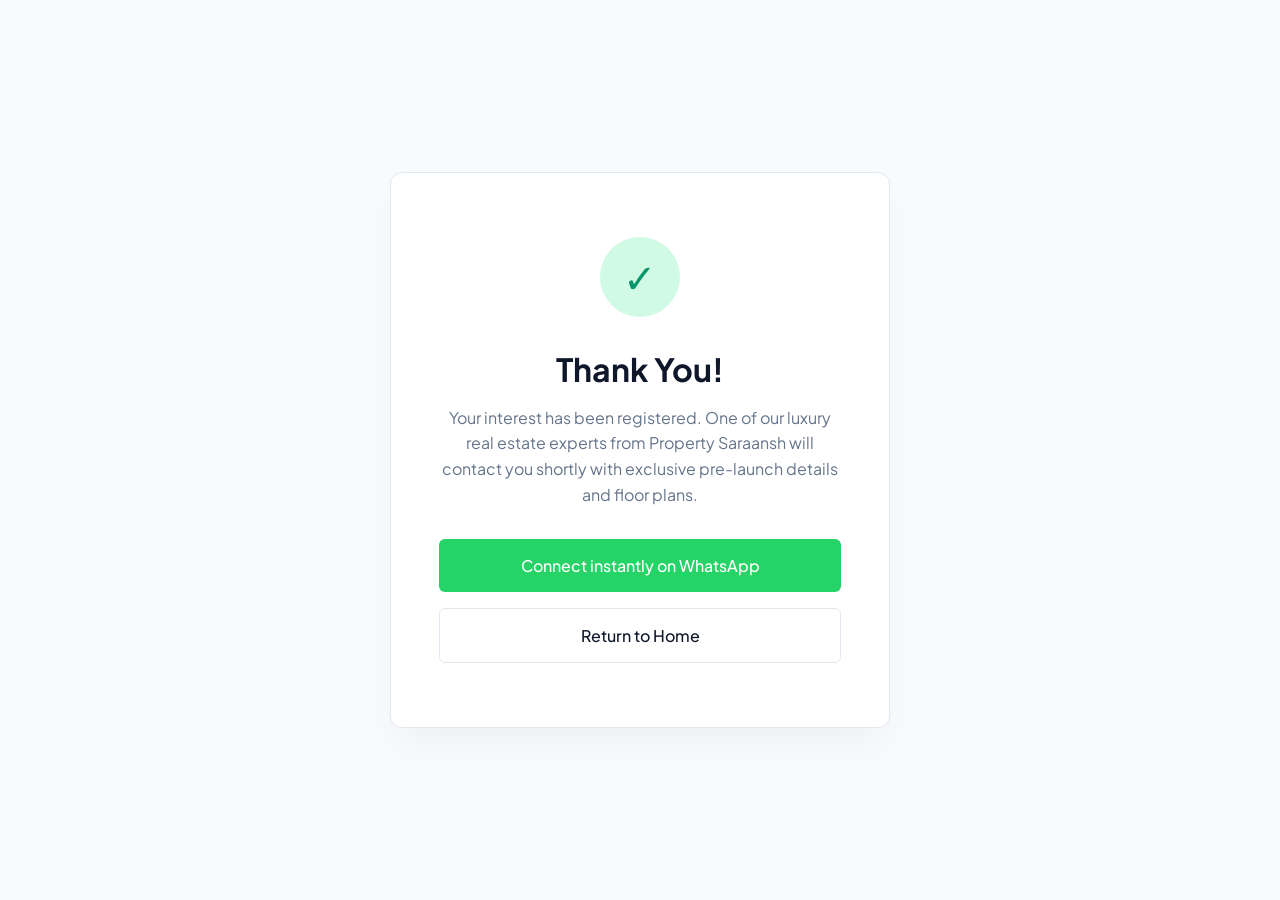
<file: thankyou.html>
<!DOCTYPE html>
<html lang="en">
<head>
  <meta charset="UTF-8">
  <meta name="viewport" content="width=device-width, initial-scale=1.0">
  <title>Thank You | Property Saraansh</title>
  
  <link rel="preconnect" href="https://fonts.googleapis.com">
  <link rel="preconnect" href="https://fonts.gstatic.com" crossorigin>
  <link href="https://fonts.googleapis.com/css2?family=Plus+Jakarta+Sans:wght@300;400;500;600;700&display=swap" rel="stylesheet">
  
  <!-- [INSERT GTM/CONVERSION ID HERE] -->
  <script>
    // Example: gtag('event', 'conversion', {'send_to': 'AW-XXXXXXXX/YYYYYYYY'});
  </script>

  <style>
    /* CSS RESET & VARIABLES */
    :root {
      --primary: #059669;
      --bg: #F8FAFC;
      --card-bg: #FFFFFF;
      --text: #0F172A;
      --text-muted: #64748B;
      --border: #E2E8F0;
      --font-body: 'Plus Jakarta Sans', sans-serif;
    }
    
    * { margin: 0; padding: 0; box-sizing: border-box; }
    body { font-family: var(--font-body); color: var(--text); background: var(--bg); display: flex; align-items: center; justify-content: center; min-height: 100vh; padding: 2rem; }
    a { text-decoration: none; color: inherit; }

    .thankyou-card { background: var(--card-bg); padding: 4rem 3rem; border-radius: 12px; box-shadow: 0 20px 40px -10px rgba(0, 0, 0, 0.05); text-align: center; max-width: 500px; width: 100%; border: 1px solid var(--border); }
    
    .check-icon { width: 80px; height: 80px; background: #D1FAE5; color: var(--primary); border-radius: 50%; display: flex; align-items: center; justify-content: center; margin: 0 auto 2rem; font-size: 2.5rem; }
    
    h1 { font-size: 2rem; margin-bottom: 1rem; color: var(--text); }
    p { color: var(--text-muted); margin-bottom: 2rem; line-height: 1.6; }
    
    .btn { display: inline-block; padding: 1rem 2rem; border-radius: 6px; font-weight: 500; cursor: pointer; transition: 0.3s; width: 100%; border: none; font-size: 1rem; }
    .btn-whatsapp { background: #25D366; color: #fff; margin-bottom: 1rem; }
    .btn-whatsapp:hover { background: #1EBE5C; }
    .btn-home { background: transparent; border: 1px solid var(--border); color: var(--text); }
    .btn-home:hover { border-color: var(--primary); color: var(--primary); }

  </style>
</head>
<body>

  <div class="thankyou-card">
    <div class="check-icon">✓</div>
    <h1>Thank You!</h1>
    <p>Your interest has been registered. One of our luxury real estate experts from Property Saraansh will contact you shortly with exclusive pre-launch details and floor plans.</p>
    
    <a href="https://wa.me/919999135369?text=Hi%2C%20I%20just%20submitted%20an%20enquiry%20and%20would%20like%20to%20know%20more." class="btn btn-whatsapp" target="_blank">Connect instantly on WhatsApp</a>
    <a href="index.html" class="btn btn-home">Return to Home</a>
  </div>

</body>
</html>
</file>
